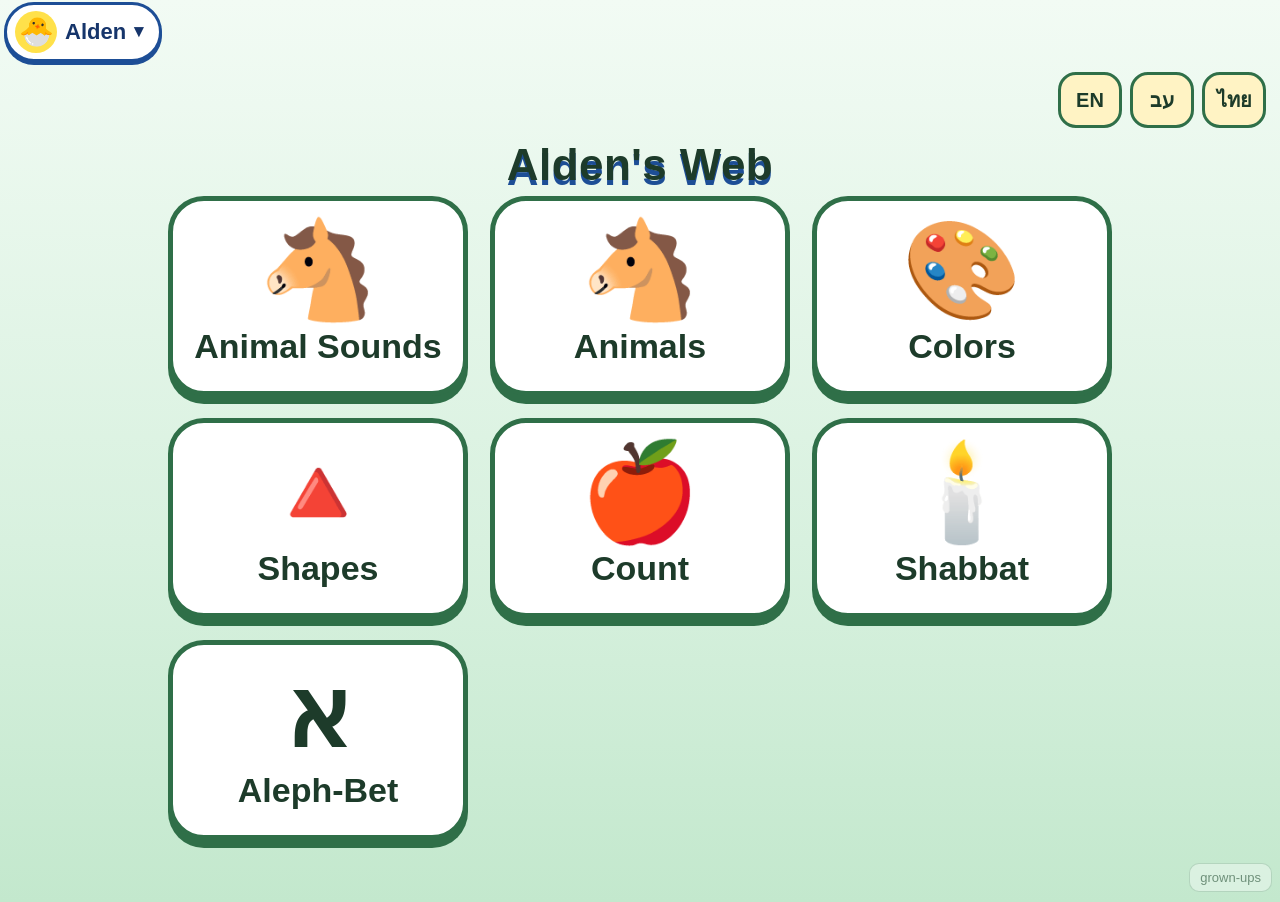
<file: index.html>
<!DOCTYPE html>
<html lang="en">
<head>
  <meta charset="UTF-8">
<meta name="robots" content="noindex, nofollow">
  <meta name="viewport" content="width=device-width, initial-scale=1, maximum-scale=1, user-scalable=no, viewport-fit=cover">
  <meta name="apple-mobile-web-app-capable" content="yes">
  <meta name="mobile-web-app-capable" content="yes">
  <meta name="apple-mobile-web-app-title" content="Alden's Web">
  <meta name="theme-color" content="#2f9e57">
  <title>Alden's Web</title>
  <link rel="icon" href="apple-touch-icon.png">
  <link rel="apple-touch-icon" href="apple-touch-icon.png">
  <link rel="manifest" href="manifest.webmanifest">
  <link rel="stylesheet" href="css/site.css">
  <link rel="stylesheet" href="css/tap.css">
  <link rel="stylesheet" href="css/alden.css">
</head>
<body class="tap-body home toddler">
  <main id="tap-app"></main>
  <button type="button" class="grownups" id="grownups" aria-label="Grown-ups: long-press or double-tap to open">grown-ups</button>
  <div class="grownups-panel" id="grownups-panel" hidden role="dialog" aria-modal="true" aria-label="For parents">
    <div class="grownups-card">
      <h2>For parents</h2>
      <p>Tap a game. A voice asks for a picture. Any tap is fine: the picture that was tapped is named slowly in English, then Hebrew and Thai (switch them with the buttons at the top). There are no timers, no scores, and no losing screens. Each round is three finds and ends with a cheer.</p>
      <p>Hebrew and Thai are spoken only if this device has a Hebrew or Thai voice installed (iPad: Settings → Accessibility → Spoken Content → Voices). Please have the Thai words checked first; see thai-review.md.</p>
      <button type="button" id="grownups-close">Close</button>
    </div>
  </div>
  <script src="settings.js"></script>
  <script src="js/kid-switch.js"></script>
  <script src="games/words.js"></script>
  <script src="audio/voice.js"></script>
  <script src="games/tap.js"></script>
  <script>
    /* Grown-ups corner: a single tap does nothing. Long-press (0.8 s) or double-tap opens it. */
    (function () {
      var btn = document.getElementById("grownups"), panel = document.getElementById("grownups-panel");
      var hold = 0, lastTap = 0;
      function open() { panel.hidden = false; }
      btn.addEventListener("pointerdown", function () { hold = setTimeout(open, 800); });
      ["pointerup", "pointerleave", "pointercancel"].forEach(function (ev) { btn.addEventListener(ev, function () { clearTimeout(hold); }); });
      btn.addEventListener("click", function () { var now = Date.now(); if (now - lastTap < 400) open(); lastTap = now; });
      btn.addEventListener("contextmenu", function (e) { e.preventDefault(); });
      document.getElementById("grownups-close").addEventListener("click", function () { panel.hidden = true; });
      /* Lock page scrolling while a game is on screen. */
      function mark() { document.body.classList.toggle("playing", !!location.hash.replace("#", "")); }
      window.addEventListener("hashchange", mark); mark();
    })();
  </script>
</body>
</html>
</file>
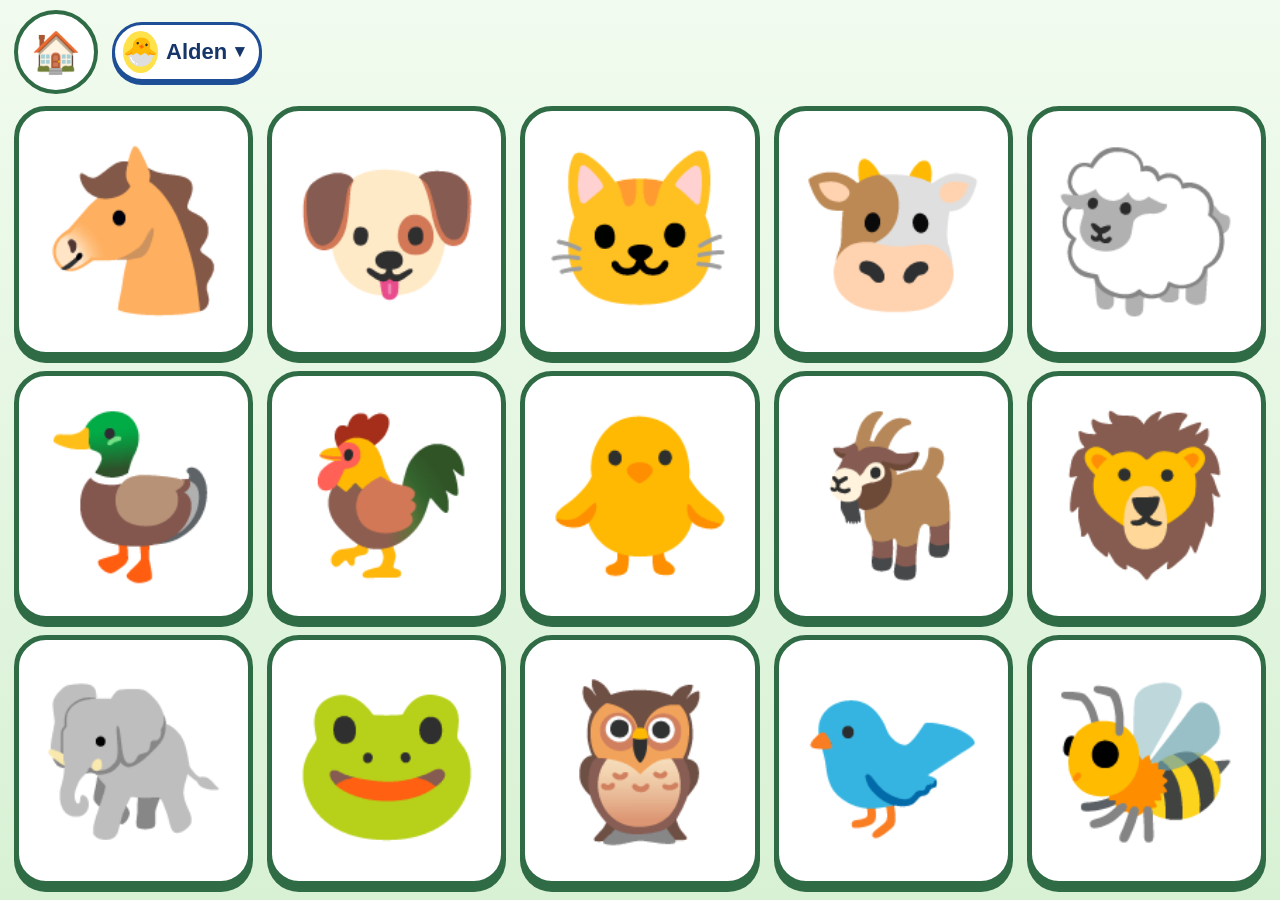
<file: sounds/index.html>
<!DOCTYPE html>
<html lang="en">
<head>
  <meta charset="UTF-8">
<meta name="robots" content="noindex, nofollow">
  <meta name="viewport" content="width=device-width, initial-scale=1, maximum-scale=1, user-scalable=no, viewport-fit=cover">
  <meta name="apple-mobile-web-app-capable" content="yes">
  <meta name="theme-color" content="#2f9e57">
  <title>Animal Sounds</title>
  <link rel="icon" href="../apple-touch-icon.png">
  <link rel="apple-touch-icon" href="../apple-touch-icon.png">
  <link rel="stylesheet" href="sounds.css">
</head>
<body class="sounds">
  <div class="snd-top"><a class="snd-home" href="../" aria-label="Home">🏠</a><div id="kid-switch-slot"></div></div>
  <main class="snd-grid" id="snd-grid"></main>
  <script src="../settings.js"></script>
  <script src="../js/kid-switch.js"></script>
  <script src="../audio/voice.js"></script>
  <script src="animals.js"></script>
  <script src="sounds.js"></script>
</body>
</html>
</file>
<file: css/site.css>
:root {
  --ink: #16356b;
  --ink-soft: #3d6494;
  --sky-top: #c5ecff;
  --sky-mid: #5eb6ff;
  --sky-deep: #2b86f0;
  --line: #1d4e96;
  --sun: #ffe14a;
  --white: #ffffff;
  --shadow: 0 8px 0 #1d4e96;
  --font: "Chalkboard SE", "Comic Sans MS", "Marker Felt", "Trebuchet MS", "Segoe Print", sans-serif;
}

* {
  box-sizing: border-box;
}

html {
  touch-action: manipulation;
  -webkit-text-size-adjust: 100%;
}

body {
  margin: 0;
  min-height: 100vh;
  min-height: 100dvh;
  min-height: var(--app-h, 100dvh);
  color: var(--ink);
  font-family: var(--font);
  font-size: 22px;
  line-height: 1.35;
  background: linear-gradient(180deg, var(--sky-top) 0%, var(--sky-mid) 46%, var(--sky-deep) 100%);
  padding:
    env(safe-area-inset-top)
    env(safe-area-inset-right)
    env(safe-area-inset-bottom)
    env(safe-area-inset-left);
}

body.home,
body.game {
  position: relative;
  overflow-x: hidden;
}

button,
a {
  font-family: inherit;
  touch-action: manipulation;
  -webkit-tap-highlight-color: transparent;
  -webkit-touch-callout: none;
  user-select: none;
}

button {
  cursor: pointer;
  border: 0;
  color: inherit;
}

.sky {
  position: absolute;
  inset: 0;
  pointer-events: none;
  overflow: hidden;
}

/* The sky decoration only. Yellow action buttons also use the class
   name "sun", and this rule must not pull them out of the button bar. */
.sky > .sun {
  position: absolute;
  top: 18px;
  right: 22px;
  width: 92px;
  height: 92px;
  border-radius: 50%;
  background: var(--sun);
  box-shadow: 0 0 0 12px rgba(255, 225, 74, 0.45);
}

.cloud {
  position: absolute;
  height: 46px;
  background: #fff;
  border-radius: 40px;
  opacity: 0.92;
}

.cloud:before,
.cloud:after {
  content: "";
  position: absolute;
  background: #fff;
  border-radius: 50%;
}

.cloud-a {
  width: 130px;
  top: 46px;
  left: 6%;
}

.cloud-a:before {
  width: 54px;
  height: 54px;
  top: -28px;
  left: 22px;
}

.cloud-a:after {
  width: 40px;
  height: 40px;
  top: -18px;
  left: 62px;
}

.cloud-b {
  width: 100px;
  top: 120px;
  right: 18%;
}

.cloud-b:before {
  width: 42px;
  height: 42px;
  top: -22px;
  left: 18px;
}

.cloud-c {
  width: 112px;
  top: 188px;
  left: 22px;
}

.cloud-c:before {
  width: 46px;
  height: 46px;
  top: -22px;
  left: 14px;
}

.cloud-c:after {
  width: 34px;
  height: 34px;
  top: -14px;
  left: 50px;
}

.wrap {
  position: relative;
  z-index: 1;
  width: min(980px, 100%);
  margin: 0 auto;
  padding: 28px 22px 16px;
}

.hero {
  text-align: center;
  margin-bottom: 18px;
}

.hello {
  margin: 0 0 4px;
  font-size: 26px;
  color: #fff;
  text-shadow: 0 2px 0 rgba(29, 78, 150, 0.35);
}

h1 {
  margin: 0;
  font-size: clamp(52px, 9vw, 88px);
  line-height: 0.95;
  color: #fff;
  text-shadow: 0 5px 0 #1d4e96;
  letter-spacing: 0.01em;
}

.tag {
  margin: 10px 0 0;
  font-size: 26px;
  color: #fff;
}

.game-list {
  display: flex;
  flex-wrap: wrap;
  justify-content: center;
  gap: 18px;
  margin-top: 12px;
}

.game-card {
  flex: 1 1 340px;
  max-width: 560px;
  min-height: 196px;
  display: grid;
  grid-template-columns: 116px 1fr;
  grid-template-areas:
    "emoji title"
    "emoji about"
    "emoji play";
  gap: 6px 16px;
  align-items: center;
  padding: 18px 20px 18px 16px;
  background: var(--white);
  color: var(--ink);
  text-decoration: none;
  border: 4px solid var(--line);
  border-radius: 32px;
  box-shadow: var(--shadow);
}

.game-card:active {
  transform: translateY(4px);
  box-shadow: 0 4px 0 #1d4e96;
}

.game-emoji {
  grid-area: emoji;
  width: 108px;
  height: 108px;
  display: grid;
  place-items: center;
  border-radius: 50%;
  background: var(--accent, var(--sun));
  border: 4px solid var(--line);
  font-size: 62px;
  line-height: 1;
}

.game-title {
  grid-area: title;
  font-size: clamp(32px, 4vw, 42px);
  font-weight: 800;
  line-height: 1.05;
}

.game-about {
  grid-area: about;
  font-size: 20px;
  color: var(--ink-soft);
}

.play-pill {
  grid-area: play;
  justify-self: start;
  background: #2b86f0;
  color: #fff;
  border-radius: 999px;
  padding: 8px 22px;
  font-size: 22px;
  box-shadow: 0 4px 0 #1d4e96;
}

.parade {
  list-style: none;
  display: flex;
  justify-content: center;
  flex-wrap: wrap;
  gap: 8px 14px;
  margin: 28px 0 8px;
  padding: 0;
  font-size: 42px;
}

.foot {
  position: relative;
  z-index: 1;
  text-align: center;
  color: #fff;
  font-size: 18px;
  padding: 8px 12px 120px;
}

.foot p {
  margin: 0;
}

.parent-note {
  margin: 10px auto 0;
  max-width: 640px;
  text-align: left;
}

.parent-note summary {
  min-height: 44px;
  display: inline-flex;
  align-items: center;
  cursor: pointer;
  color: #fff;
  font-weight: 700;
}

.parent-note p {
  margin-top: 8px;
  background: rgba(255, 255, 255, 0.96);
  color: var(--ink);
  border-radius: 16px;
  padding: 14px 16px;
  line-height: 1.4;
}

.empty-note {
  background: #fff;
  border-radius: 24px;
  padding: 24px;
  color: var(--ink);
}

@media (orientation: landscape) and (max-height: 500px) {
  .sky > .sun {
    width: 64px;
    height: 64px;
  }

  h1 {
    font-size: 48px;
  }
}

@media (prefers-reduced-motion: reduce) {
  .game-card:active {
    transform: none;
  }
}

/* The chat widget is appended to the page. .wrap and .foot each
   create a stacking context, and the panel fades in. Keep the whole
   widget above decorations, clouds, and the footer, and keep the
   panel painted solid so the page cannot show through it. */
.kc-root {
  position: relative;
  z-index: 50;
}

.kc-panel {
  opacity: 1 !important;
}
</file>
<file: css/tap.css>
/* Tap games: big, calm, no flashing. Motion is slow and small,
   and turns off completely with prefers-reduced-motion. */
.tap-body { background: linear-gradient(180deg, #eaf7ff 0%, #cdebff 55%, #b5e0ff 100%); min-height: 100vh; }
.tap-top { display: flex; align-items: center; justify-content: space-between; gap: 10px; padding: 10px 14px; flex-wrap: wrap; }
.tap-home { font-size: 28px; font-weight: 800; text-decoration: none; color: var(--ink); background: #fff; border: 4px solid var(--line); border-radius: 999px; padding: 10px 22px; min-height: 64px; display: inline-flex; align-items: center; }
.tap-langs { display: flex; gap: 8px; }
.tap-lang { min-width: 64px; min-height: 56px; font-size: 20px; font-weight: 800; border-radius: 18px; background: #fff; border: 3px solid var(--line) !important; color: var(--ink); opacity: .5; }
.tap-lang[aria-pressed="true"] { opacity: 1; background: #fff3c4; }
.tap-title { text-align: center; font-size: 44px; margin: 6px 0 4px; color: var(--ink); }
.tap-menu { display: grid; grid-template-columns: repeat(auto-fit, minmax(220px, 1fr)); gap: 22px; max-width: 980px; margin: 10px auto 40px; padding: 0 18px; }
.tap-tile { display: flex; flex-direction: column; align-items: center; justify-content: center; gap: 6px; min-height: 200px; border-radius: 36px; background: #fff; border: 5px solid var(--line); box-shadow: 0 8px 0 var(--line); font-size: 34px; font-weight: 800; color: var(--ink); text-decoration: none; }
.tap-tile .big { font-size: 96px; line-height: 1; }
.tap-tile:active { transform: translateY(5px); box-shadow: 0 3px 0 var(--line); }
.tap-stage { max-width: 1000px; margin: 0 auto; padding: 0 16px 40px; }
.tap-ask { display: flex; align-items: center; justify-content: center; gap: 14px; margin: 6px 0 16px; }
.tap-ask p { margin: 0; font-size: 36px; font-weight: 800; text-align: center; }
.tap-again { min-width: 76px; min-height: 76px; border-radius: 50%; font-size: 36px; background: #fff3c4; border: 4px solid var(--line) !important; }
.tap-grid { display: grid; grid-template-columns: repeat(auto-fit, minmax(220px, 1fr)); gap: 24px; }
.tap-choice { min-height: 240px; border-radius: 40px; background: #fff; border: 6px solid var(--line) !important; box-shadow: 0 8px 0 var(--line); display: flex; align-items: center; justify-content: center; font-size: 120px; line-height: 1; transition: transform .35s ease; }
.tap-choice:active { transform: scale(.97); }
.tap-choice.found { background: #e8fbe9; transform: scale(1.04); }
.tap-choice .swatch { width: 160px; height: 160px; border-radius: 50%; border: 5px solid rgba(0,0,0,.15); }
.tap-choice svg { width: 170px; height: 170px; }
.tap-choice .letter { font-size: 150px; font-family: "Arial Hebrew", "SBL Hebrew", "Noto Sans Hebrew", sans-serif; }
.tap-choice .apples { font-size: 64px; display: flex; flex-wrap: wrap; gap: 4px; justify-content: center; max-width: 220px; }
.tap-word { text-align: center; font-size: 30px; min-height: 92px; margin: 14px 0 0; }
.tap-word span { display: inline-block; margin: 0 12px; }
.tap-word .he { font-family: "Arial Hebrew", "Noto Sans Hebrew", sans-serif; direction: rtl; }
.tap-word .th { font-family: "Thonburi", "Noto Sans Thai", sans-serif; }
.tap-dots { display: flex; justify-content: center; gap: 12px; margin-top: 10px; list-style: none; padding: 0; }
.tap-dots li { width: 26px; height: 26px; border-radius: 50%; background: #fff; border: 3px solid var(--line); }
.tap-dots li.on { background: #ffd166; }
.tap-cheer { text-align: center; padding: 30px 10px; }
.tap-cheer .party { font-size: 140px; animation: tap-bob 2.4s ease-in-out infinite; }
.tap-cheer h2 { font-size: 56px; margin: 10px 0; }
.tap-cheer .row { display: flex; gap: 22px; justify-content: center; flex-wrap: wrap; margin-top: 18px; }
.tap-big-btn { min-width: 240px; min-height: 110px; border-radius: 36px; font-size: 36px; font-weight: 800; background: #fff; border: 5px solid var(--line) !important; box-shadow: 0 8px 0 var(--line); color: var(--ink); }
.tap-big-btn.go { background: #c9f2d0; }
@keyframes tap-bob { 0%, 100% { transform: translateY(0); } 50% { transform: translateY(-10px); } }
@media (prefers-reduced-motion: reduce) { .tap-cheer .party { animation: none; } .tap-choice { transition: none; } }
</file>
<file: css/alden.css>
/* Alden: two choices fill most of the screen, in portrait and landscape. */
:root { --ink: #1d3b2a; --line: #2f6f48; --sky-deep: #2f9e57; }
.tap-body { background: linear-gradient(180deg, #f2fbf4 0%, #d8f1df 60%, #c3e8cd 100%); }
body.toddler.playing { height: 100vh; height: 100dvh; overflow: hidden; }
body.toddler .tap-stage { display: flex; flex-direction: column; height: calc(100dvh - 86px); max-width: none; padding: 0 2.5vw 1.5vh; }
body.toddler .tap-ask { flex: 0 0 auto; margin: 0 0 1.5vh; }
body.toddler .tap-ask p { font-size: clamp(28px, 4.2vmin, 48px); }
body.toddler .tap-grid { flex: 1 1 auto; min-height: 0; display: grid; gap: 3vmin; grid-template-columns: 1fr; grid-template-rows: 1fr 1fr; }
@media (orientation: landscape) {
  body.toddler .tap-grid { grid-template-columns: 1fr 1fr; grid-template-rows: 1fr; }
}
body.toddler .tap-choice { min-height: 0; height: 100%; border-width: 8px !important; border-radius: 5vmin; font-size: 34vmin; }
body.toddler .tap-choice .swatch { width: 34vmin; height: 34vmin; }
body.toddler .tap-choice svg { width: 36vmin; height: 36vmin; }
body.toddler .tap-choice .letter { font-size: 36vmin; }
body.toddler .tap-choice .apples { font-size: 21vmin; max-width: 70vmin; line-height: 1.1; }
@media (orientation: landscape) {
  body.toddler .tap-choice { font-size: 30vmin; }
  body.toddler .tap-choice .swatch, body.toddler .tap-choice svg { width: 34vmin; height: 34vmin; }
  body.toddler .tap-choice .apples { font-size: 17vmin; max-width: 42vw; }
}
body.toddler .tap-word { flex: 0 0 auto; min-height: 0; margin: 1.2vh 0 0; font-size: clamp(24px, 3.4vmin, 38px); }
body.toddler .tap-dots { flex: 0 0 auto; margin: 0.8vh 0 0; }
/* Grown-ups corner: small, faint, bottom right. Opens on long-press or double-tap. */
.grownups { position: fixed; right: 8px; bottom: 8px; z-index: 50; font-size: 13px; padding: 6px 10px; border-radius: 10px;
  background: rgba(255,255,255,.55); color: #4b6b57; border: 1px solid rgba(47,111,72,.3) !important; opacity: .7; -webkit-user-select: none; user-select: none; -webkit-touch-callout: none; }
.grownups-panel { position: fixed; inset: 0; z-index: 60; background: rgba(20,40,28,.45); display: flex; align-items: center; justify-content: center; padding: 20px; }
.grownups-panel[hidden] { display: none; }
.grownups-card { background: #fff; color: #1d3b2a; max-width: 640px; border-radius: 20px; padding: 18px 22px; font-size: 18px; line-height: 1.45; border: 3px solid #2f6f48; }
.grownups-card h2 { margin: 0 0 8px; font-size: 24px; }
.grownups-card button { margin-top: 8px; font-size: 18px; padding: 8px 18px; border-radius: 999px; background: #d8f1df; border: 2px solid #2f6f48 !important; }
</file>
<file: sounds/sounds.css>
/* Animal Sounds: one screen, no scrolling, big targets on iPad either way round. */
html, body.sounds { margin: 0; height: 100%; overflow: hidden; overscroll-behavior: none; -webkit-user-select: none; user-select: none; -webkit-touch-callout: none; }
body.sounds { background: linear-gradient(180deg, #f1fbef 0%, #d8f1d4 100%); display: flex; flex-direction: column; font-family: system-ui, -apple-system, sans-serif; }
.snd-top { flex: 0 0 auto; padding: 10px 14px 0; display: flex; align-items: center; gap: 14px; position: relative; z-index: 5; }
#kid-switch-slot #kid-switch { margin: 0; align-self: center; }
.snd-home { display: inline-flex; align-items: center; justify-content: center; width: 76px; height: 76px; font-size: 40px; text-decoration: none; background: #fff; border: 4px solid #2f6b45; border-radius: 50%; }
.snd-grid { flex: 1 1 auto; min-height: 0; display: grid; gap: 14px; padding: 12px 14px calc(14px + env(safe-area-inset-bottom));
  grid-template-columns: repeat(3, 1fr); grid-template-rows: repeat(5, 1fr); }
@media (orientation: landscape) { .snd-grid { grid-template-columns: repeat(5, 1fr); grid-template-rows: repeat(3, 1fr); } }
.snd-animal { min-height: 0; display: flex; align-items: center; justify-content: center; background: #fff; border: 5px solid #2f6b45; border-radius: 32px; box-shadow: 0 6px 0 #2f6b45; padding: 0; cursor: pointer; -webkit-tap-highlight-color: transparent; touch-action: manipulation; }
.snd-animal span { font-size: min(13vh, 17vw); line-height: 1; pointer-events: none; display: block; }
@media (orientation: landscape) { .snd-animal span { font-size: min(19vh, 12vw); } }
.snd-animal.playing { background: #fff6d6; }
.snd-animal.bounce span { animation: snd-bounce .6s ease-out; }
@keyframes snd-bounce { 0% { transform: translateY(0) scale(1); } 35% { transform: translateY(-14%) scale(1.08); } 70% { transform: translateY(2%) scale(.98); } 100% { transform: translateY(0) scale(1); } }
@media (prefers-reduced-motion: reduce) { .snd-animal.bounce span { animation: none; } }
</file>
